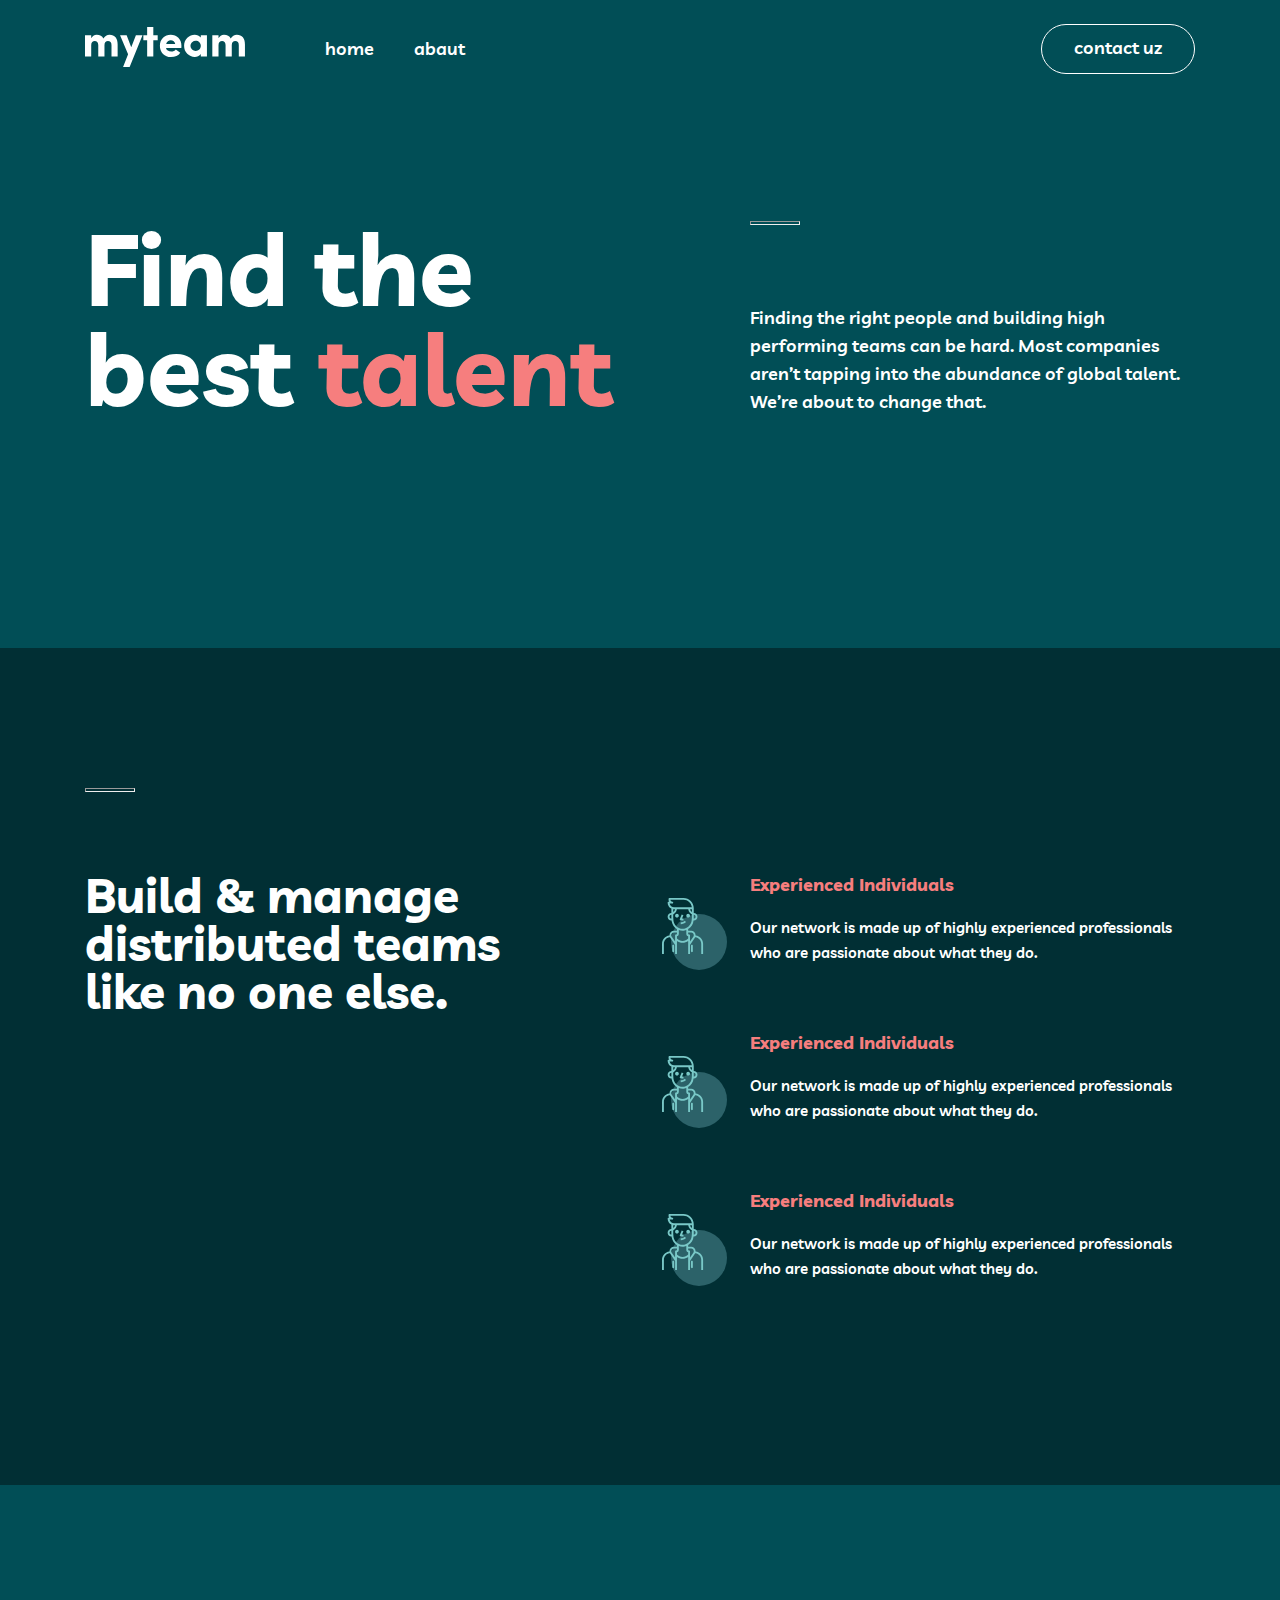
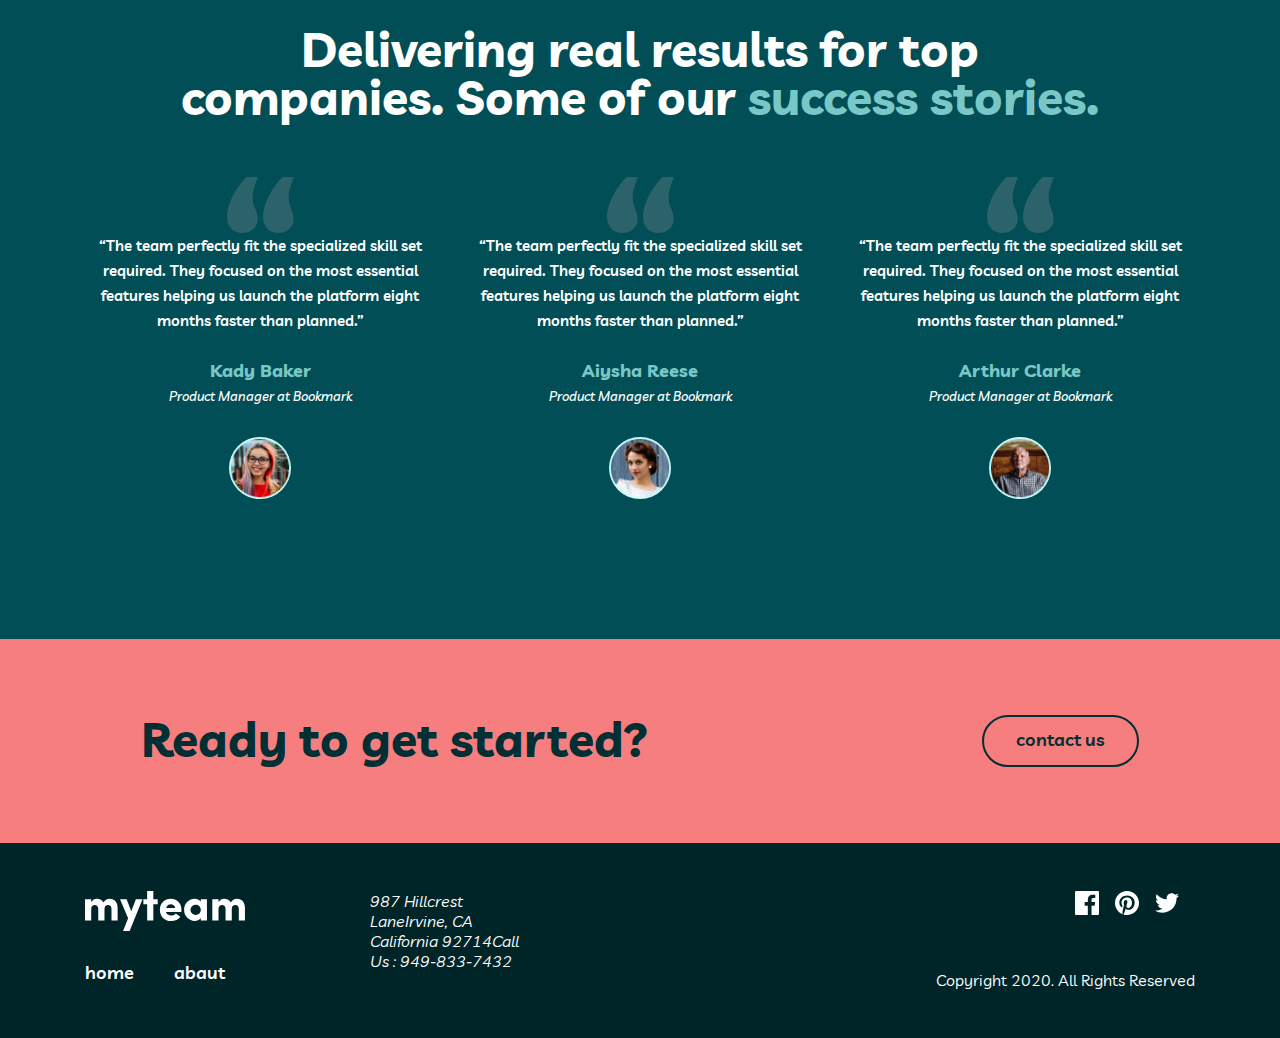
<file: index.html>
<!DOCTYPE html>
<html lang="en">

<head>
    <meta charset="UTF-8">
    <meta http-equiv="X-UA-Compatible" content="IE=edge">
    <meta name="viewport" content="width=device-width, initial-scale=1.0">
    <title>Myteam</title>
    <link rel="stylesheet" href="stayle.css">
    <link rel="preconnect" href="https://fonts.googleapis.com">
    <link rel="preconnect" href="https://fonts.gstatic.com" crossorigin>
    <link href="https://fonts.googleapis.com/css2?family=Livvic:wght@500;600;700&display=swap" rel="stylesheet">
</head>

<body>
    <!-- header -->
    <header class="header">
        <div class="container container-header">
            <div class="header-link">
                <!-- logo -->
                <a class="header-logo-link" href="index.html">
                    <img src="img/myteam.svg" alt="myteam-logo">
                </a>
                <nav>
                    <ul class="header-list">
                        <li class="header-list-item">
                            <a class="header-link-item-link" href="index.html">home</a>
                        </li>
                        <li>
                            <a class="header-link-item-link" href="abaut.html">abaut</a>
                        </li>
                    </ul>
                </nav>
            </div>
            <a class="contact-link" href="contact.html">contact uz</a>
        </div>
    </header>

    <!-- hero -->
    <div class="hero">
        <div class="container hero-container">

            <h1 class="hero-title">
                Find the <br>best <span class="hero-title-coral">
                    talent
                </span>
            </h1>

            <div class="hero-context">
                <hr class="main-hr">
                <p class="hero-text">
                    Finding the right people and building high performing teams can be hard. Most companies aren’t
                    tapping into the abundance of global talent. We’re about to change that.
                </p>
            </div>

        </div>
    </div>

    <!-- builid -->
    <section class="build">
        <div class="container">
            <hr class="main-hr hri-red">
            <div class="build-container">
                <div class="build-left">
                    <h2 class="build-title">
                        Build & manage distributed teams like no one else.
                    </h2>
                </div>
                <ul class="build-list">
                    <li class="build-list-item">
                        <img class="build-list-item-img" src="img/icon-feature-experience.svg" alt="">
                        <div>
                            <h3 class="build-list-title">
                                Experienced Individuals
                            </h3>
                            <p class="build-list-item">Our network is made up of highly experienced professionals who
                                are passionate about what they do.</p>
                        </div>
                    </li>
                    <li class="build-list-item">
                        <img class="build-list-item-img" src="img/icon-feature-experience.svg" alt="">
                        <div>
                            <h3 class="build-list-title">
                                Experienced Individuals
                            </h3>
                            <p class="build-list-item">Our network is made up of highly experienced professionals who
                                are passionate about what they do.</p>
                        </div>
                    </li>
                    <li class="build-list-item">
                        <img class="build-list-item-img" src="img/icon-feature-experience.svg" alt="">
                        <div>
                            <h3 class="build-list-title">
                                Experienced Individuals
                            </h3>
                            <p class="build-list-item">Our network is made up of highly experienced professionals who
                                are passionate about what they do.</p>
                        </div>
                    </li>
                </ul>
            </div>
        </div>
    </section>

    <!-- storis -->
    <section class="storis">
        <div class="container">
            <h2 class="storis-title">Delivering real results for top <br> companies. Some of our <span
                    class="storis-title-mark">success stories.</span> </h2>
            <ul class="storis-list">
                <!-- 1 -->
                <li class="storis-item">
                    <img class="iqion-quotes" src="img/“.svg" alt="iqion-quotes" width="67" height="56">
                    <p class="storis-text"> “The team perfectly fit the specialized skill set required. They focused on
                        the most essential features helping us launch the platform eight months faster than planned.”
                    </p>
                    <div class="stories-info">
                        <h3 class="storis-owoner">Kady Baker</h3>
                        <p class="storis-owoner-job">Product Manager at Bookmark</p>
                    </div>
                    <img class="storis-owoner-img" src="img/kady.jpg" alt="Kady" width="62" height="62">
                </li>
                <li class="storis-item">
                    <img class="iqion-quotes" src="img/“.svg" alt="iqion-quotes" width="67" height="56">
                    <p class="storis-text"> “The team perfectly fit the specialized skill set required. They focused on
                        the most essential features helping us launch the platform eight months faster than planned.”
                    </p>
                    <div class="stories-info">
                        <h3 class="storis-owoner">Aiysha Reese</h3>
                        <p class="storis-owoner-job">Product Manager at Bookmark</p>
                    </div>
                    <img class="storis-owoner-img" src="img/aisha.jpg" alt="Aisha" width="62" height="62">
                </li>
                <li class="storis-item">
                    <img class="iqion-quotes" src="img/“.svg" alt="iqion-quotes" width="67" height="56">
                    <p class="storis-text"> “The team perfectly fit the specialized skill set required. They focused on
                        the most essential features helping us launch the platform eight months faster than planned.”
                    </p>
                    <div class="stories-info">
                        <h3 class="storis-owoner">Arthur Clarke</h3>
                        <p class="storis-owoner-job">Product Manager at Bookmark</p>
                    </div>
                    <img class="storis-owoner-img" src="img/arthur.jpg" alt="Arthur" width="62" height="62">
                </li>
            </ul>
        </div>
    </section>

    <!-- cta -->
    <section class="cta">
        <div class="container cta-container">
            <h2 class="cta-title">Ready to get started?</h2>

            <a class="contact-link contact-link-blk" href="contact.html">contact us</a>
        </div>
    </section>

    <!-- footer -->
    <footer class="footer">

        <div class="container footer-container">
            <!-- left -->
            <div class="footer-left">
                <div class="logo-nav">
                    <!-- logo -->
                    <a class="header-logo-link footer-logo" href="index.html">
                        <img src="img/myteam.svg" alt="myteam-logo">
                    </a>
                    <nav>
                        <ul class="header-list footer-list">
                            <li class="header-list-item">
                                <a class="header-link-item-link" href="index.html">home</a>
                            </li>
                            <li>
                                <a class="header-link-item-link" href="abaut.html">abaut</a>
                            </li>
                        </ul>
                    </nav>
                </div>
                <address class="footer-adress">
                    987 Hillcrest <br> LaneIrvine, CA <br> California 92714Call <br> Us : 949-833-7432
                </address>
            </div>

            <!-- right -->
            <div>
                <ul class="socials">
                    <li class="social">
                        <a href="#">
                            <img src="img/icon-facebook.svg" alt="icon-">
                        </a>
                    </li>
                    <li class="social">
                        <a href="#">
                            <img src="img/icon-pinterest.svg" alt="icon-pinterest">
                        </a>
                    </li>
                    <li class="social">
                        <a href="#">
                            <img src="img/icon-twitter.svg" alt="icon-twitter">
                        </a>
                    </li>
                </ul>
                <p class="copyright">Copyright 2020. All Rights Reserved</p>
            </div>
        </div>
    </footer>
    
</body>

</html>
</file>
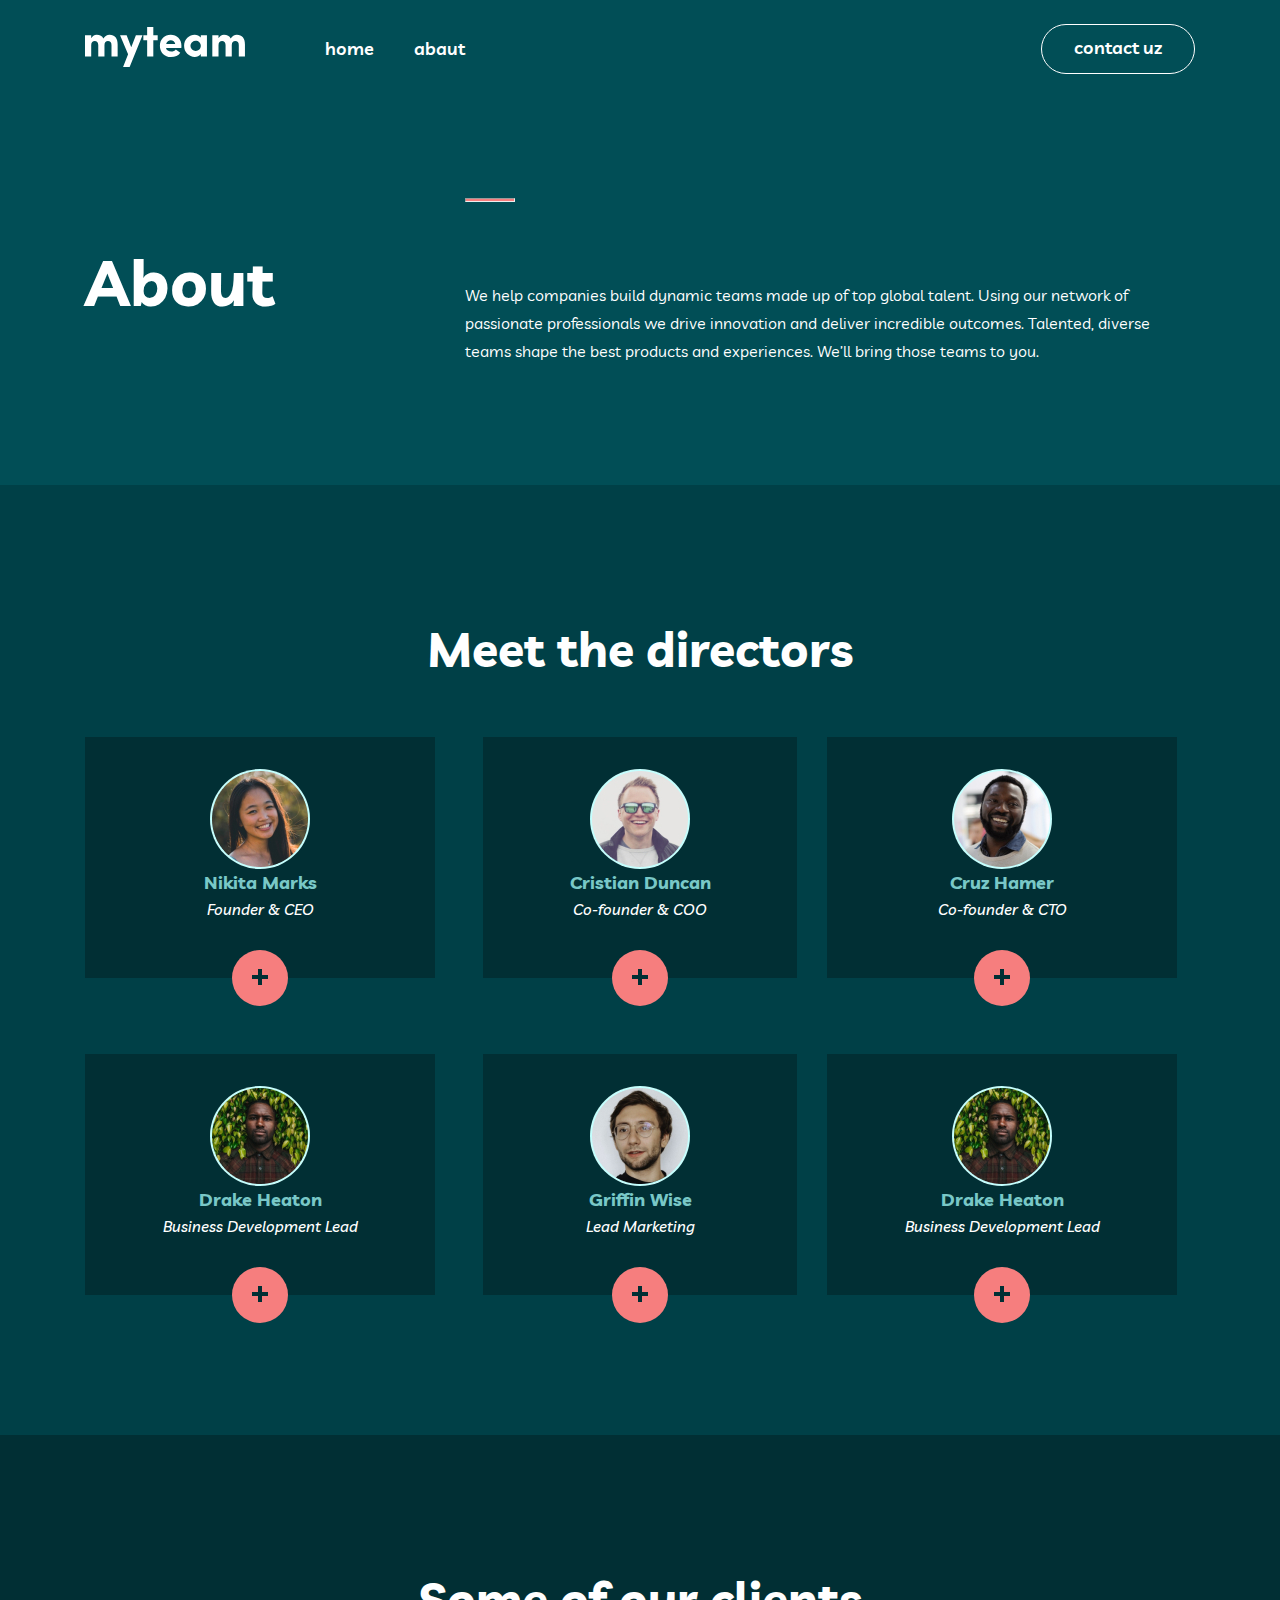
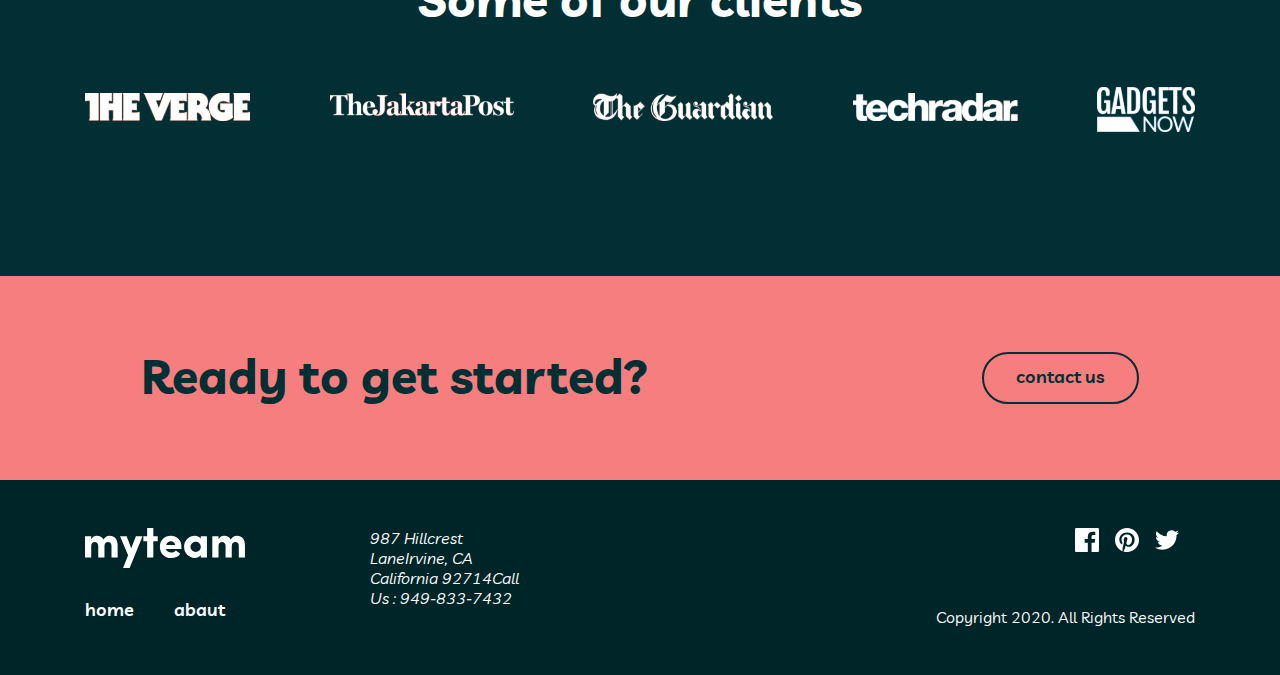
<file: abaut.html>
<!DOCTYPE html>
<html lang="en">

<head>
    <meta charset="UTF-8">
    <meta http-equiv="X-UA-Compatible" content="IE=edge">
    <meta name="viewport" content="width=device-width, initial-scale=1.0">
    <title>Abaut</title>
    <link rel="stylesheet" href="stayle.css">
    <link rel="preconnect" href="https://fonts.googleapis.com">
    <link rel="preconnect" href="https://fonts.gstatic.com" crossorigin>
    <link href="https://fonts.googleapis.com/css2?family=Livvic:wght@500;600;700&display=swap" rel="stylesheet">
</head>

<body>
    <!-- header -->
    <header class="header">
        <div class="container container-header">
            <div class="header-link">
                <!-- logo -->
                <a class="header-logo-link" href="index.html">
                    <img src="img/myteam.svg" alt="myteam-logo">
                </a>
                <nav>
                    <ul class="header-list">
                        <li class="header-list-item">
                            <a class="header-link-item-link" href="index.html">home</a>
                        </li>
                        <li>
                            <a class="header-link-item-link" href="abaut.html">abaut</a>
                        </li>
                    </ul>
                </nav>
            </div>
            <a class="contact-link" href="contact.html">contact uz</a>
        </div>
    </header>
    
    <!-- hero -->
    <div class="hero abaut-hero">
        <div class="container hero-container abaut-hero-container">
            <h1 class="abaut-title">About</h1>

            <div class="abaut-hero-context">
                <hr class="main-hr hr-red">
                <p class="hero-text">
                    We help companies build dynamic teams made up of top global talent. Using our network of passionate
                    professionals we drive innovation and deliver incredible outcomes. Talented, diverse teams shape the
                    best products and experiences. We’ll bring those teams to you.
                </p>
            </div>
        </div>
    </div>

    <!-- direktors -->
    <section class="direktor-section">
        <div class="container">
            <h2 class="direktor-title">Meet the directors</h2>

            <!-- list -->
            <ul class="directors">
                <!-- 1 -->
                <li class="director">
                    <img class="direktor-img" src="img/nikita.jpg" alt="cristian">
                    <div>
                        <h3 class="direktor-heading">Nikita Marks</h3>
                        <p class="direktor-job">Founder & CEO</p>
                    </div>
                    <button class="info-btn">
                        <img class="plus-icon" src="img/Combined Shape.svg" alt="">
                    </button>
                </li>
                <!-- 2 -->
                <li class="director">
                    <img class="direktor-img" src="img/cristian.jpg" alt="cristian">
                    <div>
                        <h3 class="direktor-heading">Cristian Duncan</h3>
                        <p class="direktor-job">Co-founder & COO</p>
                    </div>
                    <button class="info-btn">
                        <img class="plus-icon" src="img/Combined Shape.svg" alt="">
                    </button>
                </li>
                <!-- 3 -->
                <li class="director">
                    <img class="direktor-img" src="img/cruz.jpg" alt="cristian">
                    <div>
                        <h3 class="direktor-heading">Cruz Hamer</h3>
                        <p class="direktor-job">Co-founder & CTO</p>
                    </div>
                    <button class="info-btn">
                        <img class="plus-icon" src="img/Combined Shape.svg" alt="">
                    </button>
                </li>
                <!-- 4 -->
                <li class="director">
                    <img class="direktor-img" src="img/drake.jpg" alt="cristian">
                    <div>
                        <h3 class="direktor-heading">Drake Heaton</h3>
                        <p class="direktor-job">Business Development Lead</p>
                    </div>
                    <button class="info-btn">
                        <img class="plus-icon" src="img/Combined Shape.svg" alt="">
                    </button>
                </li>
                <!-- 5 -->
                <li class="director">
                    <img class="direktor-img" src="img/griffin.jpg" alt="cristian">
                    <div>
                        <h3 class="direktor-heading">Griffin Wise</h3>
                        <p class="direktor-job">Lead Marketing</p>
                    </div>
                    <button class="info-btn">
                        <img class="plus-icon" src="img/Combined Shape.svg" alt="">
                    </button>
                </li>
                <!-- 4 -->
                <li class="director">
                    <img class="direktor-img" src="img/drake.jpg" alt="cristian">
                    <div>
                        <h3 class="direktor-heading">Drake Heaton</h3>
                        <p class="direktor-job">Business Development Lead</p>
                    </div>
                    <button class="info-btn">
                        <img class="plus-icon" src="img/Combined Shape.svg" alt="">
                    </button>
                </li>
            </ul>
        </div>
    </section>

    <!-- clients -->
    <section class="clients">
        <div class="container">
            <h2 class="clients-title">Some of our clients</h2>

            <ul class="clients-list">
                <li class="clien">
                    <img src="img/Group 5.svg" alt="">
                </li>
            </ul>
        </div>
    </section>

    <!-- cta -->
    <section class="cta">
        <div class="container cta-container">
            <h2 class="cta-title">Ready to get started?</h2>

            <a class="contact-link contact-link-blk" href="contact.html">contact us</a>
        </div>
    </section>

    <!-- footer -->
    <footer class="footer">

        <div class="container footer-container">
            <!-- left -->
            <div class="footer-left">
                <div class="logo-nav">
                    <!-- logo -->
                    <a class="header-logo-link footer-logo" href="index.html">
                        <img src="img/myteam.svg" alt="myteam-logo">
                    </a>
                    <nav>
                        <ul class="header-list footer-list">
                            <li class="header-list-item">
                                <a class="header-link-item-link" href="index.html">home</a>
                            </li>
                            <li>
                                <a class="header-link-item-link" href="abaut.html">abaut</a>
                            </li>
                        </ul>
                    </nav>
                </div>
                <address class="footer-adress">
                    987 Hillcrest <br> LaneIrvine, CA <br> California 92714Call <br> Us : 949-833-7432
                </address>
            </div>

            <!-- right -->
            <div>
                <ul class="socials">
                    <li class="social">
                        <a href="#">
                            <img src="img/icon-facebook.svg" alt="icon-">
                        </a>
                    </li>
                    <li class="social">
                        <a href="#">
                            <img src="img/icon-pinterest.svg" alt="icon-pinterest">
                        </a>
                    </li>
                    <li class="social">
                        <a href="#">
                            <img src="img/icon-twitter.svg" alt="icon-twitter">
                        </a>
                    </li>
                </ul>
                <p class="copyright">Copyright 2020. All Rights Reserved</p>
            </div>
        </div>
    </footer>
    
</body>

</html>
</file>
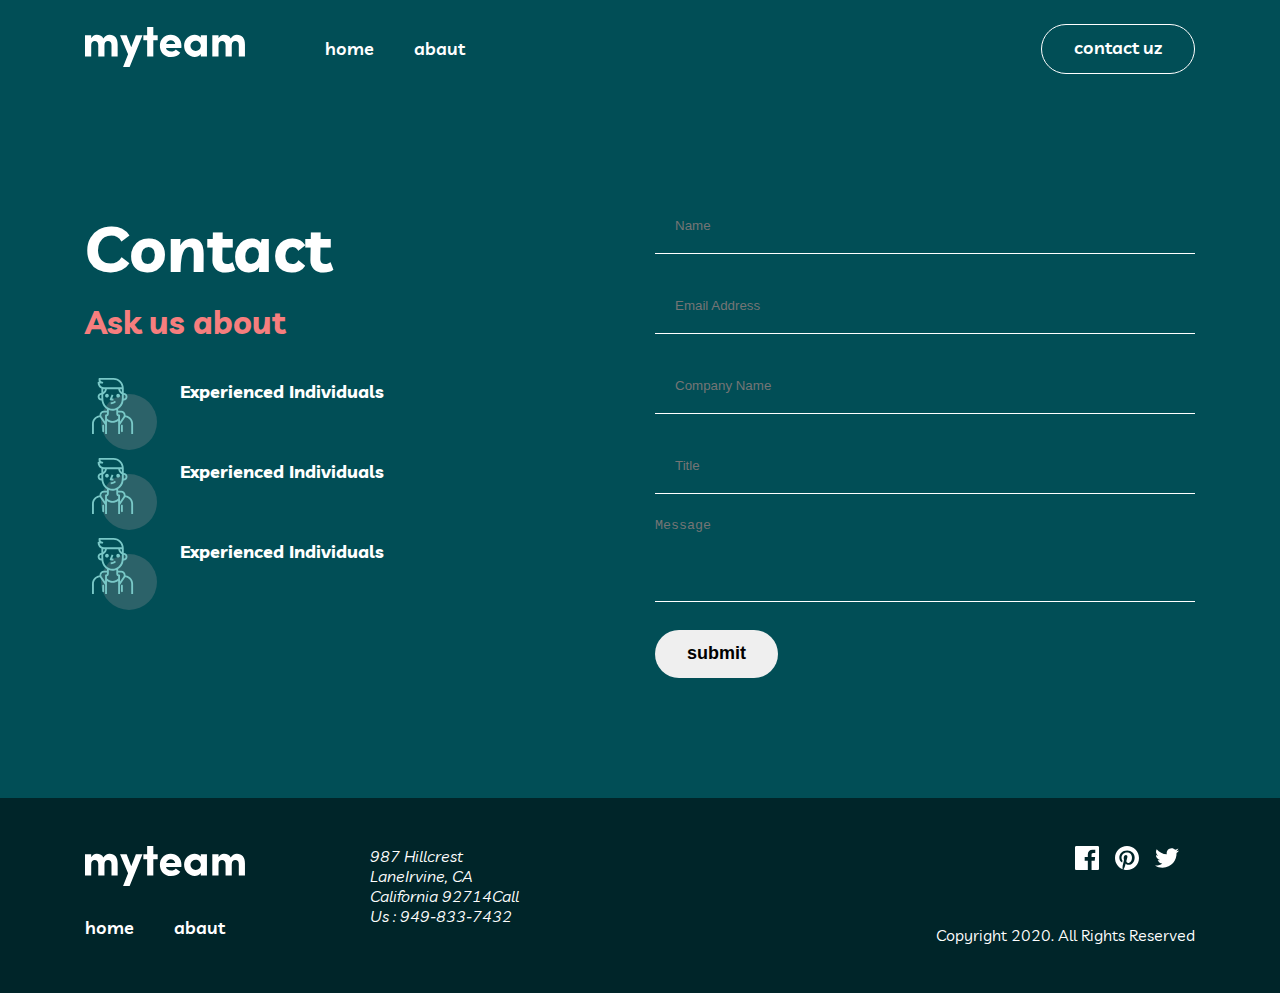
<file: contact.html>
<!DOCTYPE html>
<html lang="en">

<head>
    <meta charset="UTF-8">
    <meta http-equiv="X-UA-Compatible" content="IE=edge">
    <meta name="viewport" content="width=device-width, initial-scale=1.0">
    <title>Contact</title>
    <link rel="stylesheet" href="stayle.css">
    <link rel="preconnect" href="https://fonts.googleapis.com">
    <link rel="preconnect" href="https://fonts.gstatic.com" crossorigin>
    <link href="https://fonts.googleapis.com/css2?family=Livvic:wght@500;600;700&display=swap" rel="stylesheet">
</head>

<body>
    <!-- header -->
    <header class="header">
        <div class="container container-header">
            <div class="header-link">
                <!-- logo -->
                <a class="header-logo-link" href="index.html">
                    <img src="img/myteam.svg" alt="myteam-logo">
                </a>
                <nav>
                    <ul class="header-list">
                        <li class="header-list-item">
                            <a class="header-link-item-link" href="index.html">home</a>
                        </li>
                        <li>
                            <a class="header-link-item-link" href="abaut.html">abaut</a>
                        </li>
                    </ul>
                </nav>
            </div>
            <a class="contact-link" href="contact.html">contact uz</a>
        </div>
    </header>

    <div class="main">
        <div class="container contact-container">
            <!-- left -->
            <div class="left">
                <h1 class="contact-title">Contact</h1>

                <div>
                    <h2 class="ask-title">Ask us about</h2>
                </div>

                <ul class="contact-list">
                    <li class="contact-list-item">
                        <img class="contact-list-item-img" src="img/icon-feature-experience.svg" alt="">
                        <div>
                            <h3 class="contact-list-title">
                                Experienced Individuals
                            </h3>
                        </div>
                    </li>
                    <li class="contact-list-item">
                        <img class="contact-list-item-img" src="img/icon-feature-experience.svg" alt="">
                        <div>
                            <h3 class="contact-list-title">
                                Experienced Individuals
                            </h3>
                        </div>
                    </li>
                    <li class="contact-list-item">
                        <img class="contact-list-item-img" src="img/icon-feature-experience.svg" alt="">
                        <div>
                            <h3 class="contact-list-title">
                                Experienced Individuals
                            </h3>
                        </div>
                    </li>
                </ul>
            </div>

            <!-- right -->
            <div class="right">
                <form>
                    <input class="input" type="text" placeholder="Name" required>
                    <input class="input" type="email" placeholder="Email Address" required>
                    <input class="input" type="text" placeholder="Company Name" required>
                    <input class="input" type="text" placeholder="Title" required>
                    <textarea class="textarea" placeholder="Message" required></textarea>

                    <button class="btn-submit">submit</button>
                </form>
            </div>
        </div>
    </div>

    <!-- footer -->
    <footer class="footer">

        <div class="container footer-container">
            <!-- left -->
            <div class="footer-left">
                <div class="logo-nav">
                    <!-- logo -->
                    <a class="header-logo-link footer-logo" href="index.html">
                        <img src="img/myteam.svg" alt="myteam-logo">
                    </a>
                    <nav>
                        <ul class="header-list footer-list">
                            <li class="header-list-item">
                                <a class="header-link-item-link" href="index.html">home</a>
                            </li>
                            <li>
                                <a class="header-link-item-link" href="abaut.html">abaut</a>
                            </li>
                        </ul>
                    </nav>
                </div>
                <address class="footer-adress">
                    987 Hillcrest <br> LaneIrvine, CA <br> California 92714Call <br> Us : 949-833-7432
                </address>
            </div>

            <!-- right -->
            <div>
                <ul class="socials">
                    <li class="social">
                        <a href="#">
                            <img src="img/icon-facebook.svg" alt="icon-">
                        </a>
                    </li>
                    <li class="social">
                        <a href="#">
                            <img src="img/icon-pinterest.svg" alt="icon-pinterest">
                        </a>
                    </li>
                    <li class="social">
                        <a href="#">
                            <img src="img/icon-twitter.svg" alt="icon-twitter">
                        </a>
                    </li>
                </ul>
                <p class="copyright">Copyright 2020. All Rights Reserved</p>
            </div>
        </div>
    </footer>

</body>

</html>
</file>
<file: stayle.css>
:root {
    --midnight-green: #014e56;
    --light-coral: #f67e7e;
    --white: #fff;
    --rapture-blue: #79c8c7;
    --polise-blue: #2c6269;
    --deep-jungle-green: #004047;
    --sacramento-state-green: #012f34;
    --dark-green: #002529;
}

a{
    display: inline-block;
}

* {
    margin: 0px;
    padding: 0px;
    box-sizing: border-box;
}

.container {
    width: 100%;
    max-width: 1150px;
    padding-left: 20px;
    padding-right: 20px;
    margin-left: auto;
    margin-right: auto;
}

body {
    font-family: 'Livvic', sans-serif;
    background-color: var(--midnight-green);
}

.header {
    padding-top: 24px;
    padding-bottom: 24px;
}

.container-header {
    display: flex;
    justify-content: space-between;
    align-items: center;

}

.header-link {
    display: flex;
    align-items: center;
}

.header-list {
    text-decoration: none;
    display: flex;
    margin-left: 80px;
    font-size: 18px;
    font-weight: 600;
    line-height: 28px;
    list-style: none;
    text-decoration: none;
}

.header-list-item {
    margin-right: 40px;
}

.contact-link{
    font-size: 18px;
    font-weight: 600;
    line-height: 28px;
    border-radius: 29px;
    border: 1px solid white;
    padding: 9px 32px 11px;
    

}

.container {
    width: 100%;
    max-width: 1150px;

}

.hero-container {
    padding-top: 120px;
    padding-bottom: 230px;
    background-color: #014e56;
    display: flex;
    align-items: center;
    justify-content: space-between;
}

.hero-title {
    width: 100%;
    max-width: 635px;
    margin-right: 30px;
    font-size: 100px;
    font-weight: 700;
    line-height: 100px;
    color: var(--white);
}

.hero-title-coral {
    color: #f67e7e;
}

.hero-context {
    font-size: 18px;
    font-weight: 600;
    line-height: 28px;
}

.main-hr {
    width: 50px;
    height: 4px;
    margin-bottom: 79px;
    color: var(--rapture-blue);
}

.hero-text {
    color: var(--white);
}

.build {
    padding-top: 140px;
    padding-bottom: 140px;
    background-color: var(--sacramento-state-green);
}

.build-container {
    display: flex;
    justify-content: space-between;
}

.build-title {
    font-size: 18px;
    font-weight: 600;
    line-height: 28px;
    width: 445px;
}

.build-list {
    font-size: 15px;
    font-weight: 600;
    line-height: 25px;
}

.build-title {
    font-size: 48px;
    font-weight: 700;
    line-height: 48px;
    letter-spacing: 0px;
    text-align: left;
    color: #FFFFFF;

}

.build-list-item {
    display: flex;
    margin-bottom: 32px;
    width: 100%;
    max-width: 540px;
    font-size: 15px;
    font-weight: 600;
    line-height: 25px;
    color: #FFFFFF;

}

.build-list-item-img {
    margin-right: 23px;
}

.build-list-title {
    color: #f67e7e;
    margin-bottom: 16px;
    font-size: 18px;
    font-weight: 700;
    line-height: 28px;

}

.header-link-item-link {
    text-decoration: none;
    color: var(--white);
}

.contact-link {
    text-decoration: none;
    color: var(--white);
}

/* sektion */
.storis {
    grid-template: repeat(3 1fr);
    gap: 30px;
    color: var(--white);
    padding-top: 140px;
    padding-bottom: 140px;
}

.storis-title {
    font-size: 48px;
    font-weight: 700;
    line-height: 48px;
    text-align: center;
    margin-bottom: 56px;
}

.storis-title-mark {
    color: var(--rapture-blue);
}

.storis-list {
    display: grid;
    grid-template-columns: repeat(3, 1fr);
    gap: 30px;
}

.storis-item {
    display: flex;
    flex-direction: column;
    align-items: center;
}

.storis-text {
    text-align: center;
    font-size: 15px;
    font-weight: 600;
    line-height: 25px;
}

.storis-owoner {
    font-size: 18px;
    font-weight: 700;
    line-height: 28px;
    margin-top: 24px;
    text-align: center;
    color: var(--rapture-blue);
    margin-bottom: 2px;
}

.storis-owoner-job {
    font-size: 13px;
    font-style: italic;
    font-weight: 500;
    line-height: 18px;
    text-align: center;
    margin-bottom: 32px;
}

.storis-owoner-img {
    border-radius: 50%;
}

.cta {
    background-color: var(--light-coral);
}

.cta-container {
    display: flex;
    justify-content: space-between;
    /* background-color: var(--light-coral); */
    padding: 76px;
}

.cta-title {
    font-size: 48px;
    font-weight: 700;
    line-height: 48px;
    color: var(--sacramento-state-green);
}

.contact-link-blk {
    color: var(--sacramento-state-green);
    border: 2px solid var(--sacramento-state-green);
}

/* Abaut */
.abaut-title {
    font-size: 64px;
    font-weight: 700;
    line-height: 100px;
    color: var(--white);
    margin-right: 30px;
}

.abaut-hero-container{
    padding-top: 100px;
    padding-bottom: 120px;
}

.hr-red {
    background-color: var(--light-coral);
}

.hero-text {
    width: 100%;
    max-width: 730px;
    line-height: 28px;
}

/* direktor */
.direktor-section {
    background-color: var(--deep-jungle-green);
    display: grid;
    grid-template-columns: repeat(3 1fr);
    row-gap: 30px;
    column-gap: 48px;
    padding-top: 140px;
    padding-bottom: 140px;
}

.direktor-title {
    font-size: 48px;
    font-weight: 700;
    line-height: 48px;
    text-align: center;
    color: var(--white);
    margin-bottom: 64px;
}

.directors {
    display: grid;
    grid-template-columns: auto auto auto;
    row-gap: 76px;
    column-gap: 30px;
}

.director {
    position: relative;
    display: flex;
    flex-direction: column;
    justify-content: center;
    align-items: center;
    width: 100%;
    max-width: 350px;
    list-style: none;
    padding-top: 32px;
    padding-bottom: 56px;
    background-color: var(--sacramento-state-green);
}

.direktor-img {
    border-radius: 50%;
}

.direktor-heading {
    color: var(--rapture-blue);
    font-size: 18px;
    font-weight: 700;
    line-height: 28px;
    text-align: center;
}

.direktor-job {
    color: var(--white);
    font-size: 15px;
    font-style: italic;
    font-weight: 500;
    line-height: 25px;
    text-align: center;
}

.info-btn {
    position: absolute;
    bottom: -28px;
    height: 56px;
    width: 56px;
    background-color: var(--light-coral);
    border-radius: 50%;
    border: none;
}

.plus-icon-blu {
    background-color: var(--rapture-blue);
}

.plus-icon {
    justify-content: center;
}

/* clients */
.clients {
    background-color: var(--sacramento-state-green);
    padding-top: 140px;
    padding-bottom: 140px;
}

.clients-title {
    font-size: 48px;
    font-weight: 700;
    line-height: 48px;
    text-align: center;
    margin-bottom: 64px;
    color: var(--white);
}

.clients-list {
    display: flex;
    justify-content: space-between;
    list-style: none;
}

.clien {
    color: var(--white);
}

/* contact */
.contact-container {
    padding-top: 100px;
    padding-bottom: 120px;
    color: var(--white);
    gap: 30px;
    display: grid;
    grid-template-columns: repeat(2, 1fr);
}

.contact-title {
    font-size: 64px;
    font-weight: 700;
    line-height: 100px;
}

.ask-title {
    font-size: 32px;
    font-weight: 700;
    line-height: 48px;
    margin-bottom: 32px;
    color: var(--light-coral);
}

.contact-list-item {
    display: flex;
}

.contact-list-item-img {
    margin-right: 23px;
    margin-bottom: 8px;
}

.contact-list-title {
    font-size: 18px;
    font-weight: 700;
    line-height: 28px;
}

.input {
    width: 100%;
    padding: 20px;
    background-color: transparent;
    border: none;
    border-bottom: 1px solid #fff;
    margin-bottom: 24px;
}

textarea{
    height: 84px;
    background-color: transparent;
    width: 100%;
    border: none;
    border-bottom: 1px solid #fff;
    margin-bottom: 24px;
    resize: none;
}

.btn-submit{
    padding: 9px 32px 11px;
    border-radius: 24px;
    border: none;
    font-size: 18px;
    font-weight: 600;
    line-height: 28px;
}

/* footer */
footer {
    background-color: var(--dark-green);
}

.footer-container {
    padding-top: 48px;
    padding-bottom: 48px;
    display: flex;
    justify-content: space-between;
}

.footer-left {
    display: flex;
}

.logo-nav {
    margin-right: 125px;
    text-align: start;
}

.footer-logo{
    margin-bottom: 24px;
}

.footer-list {
    margin-left: 0;
}

.footer-adress {
    color: var(--white);
}

.socials {
    display: flex;
    align-items: center;
    justify-content: end;
    list-style: none;
    margin-bottom: 51px;
}

.social {
    margin-right: 16px;
}

.copyright {
    color: var(--white);
}
</file>
